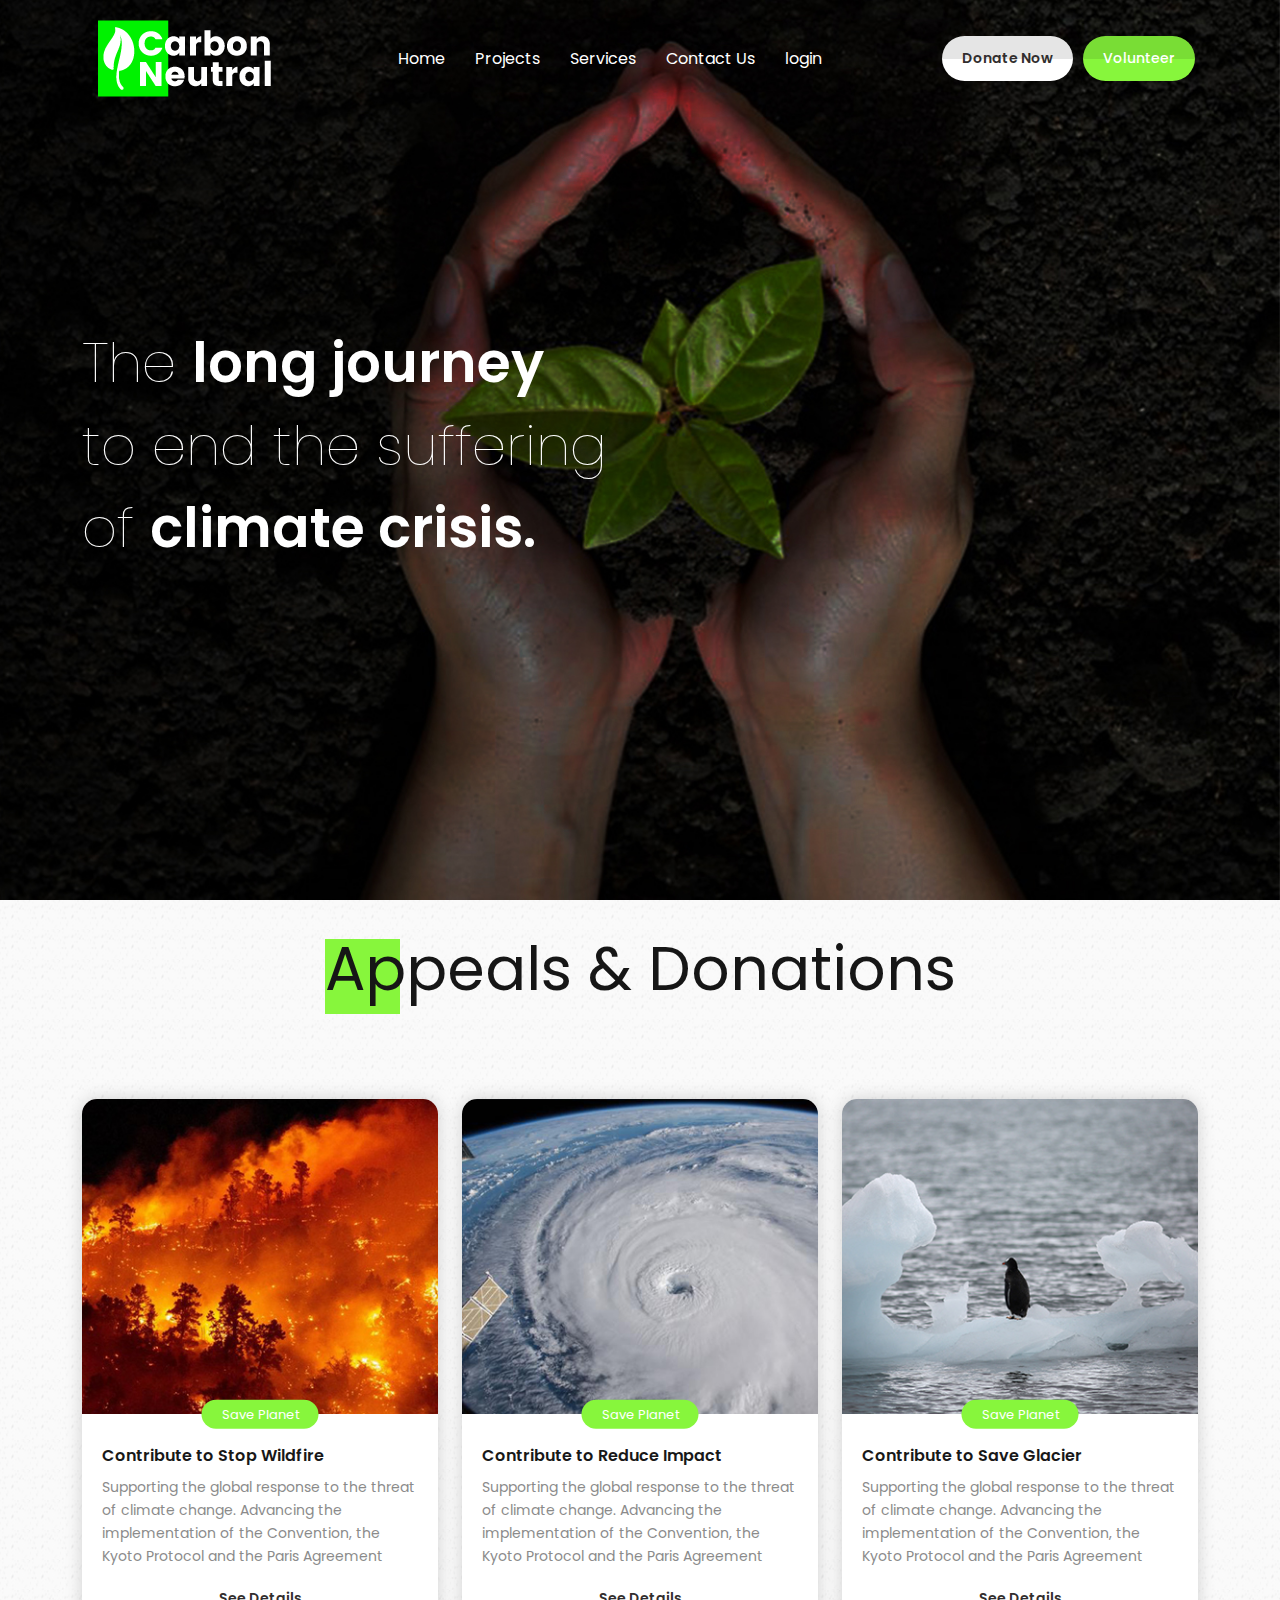
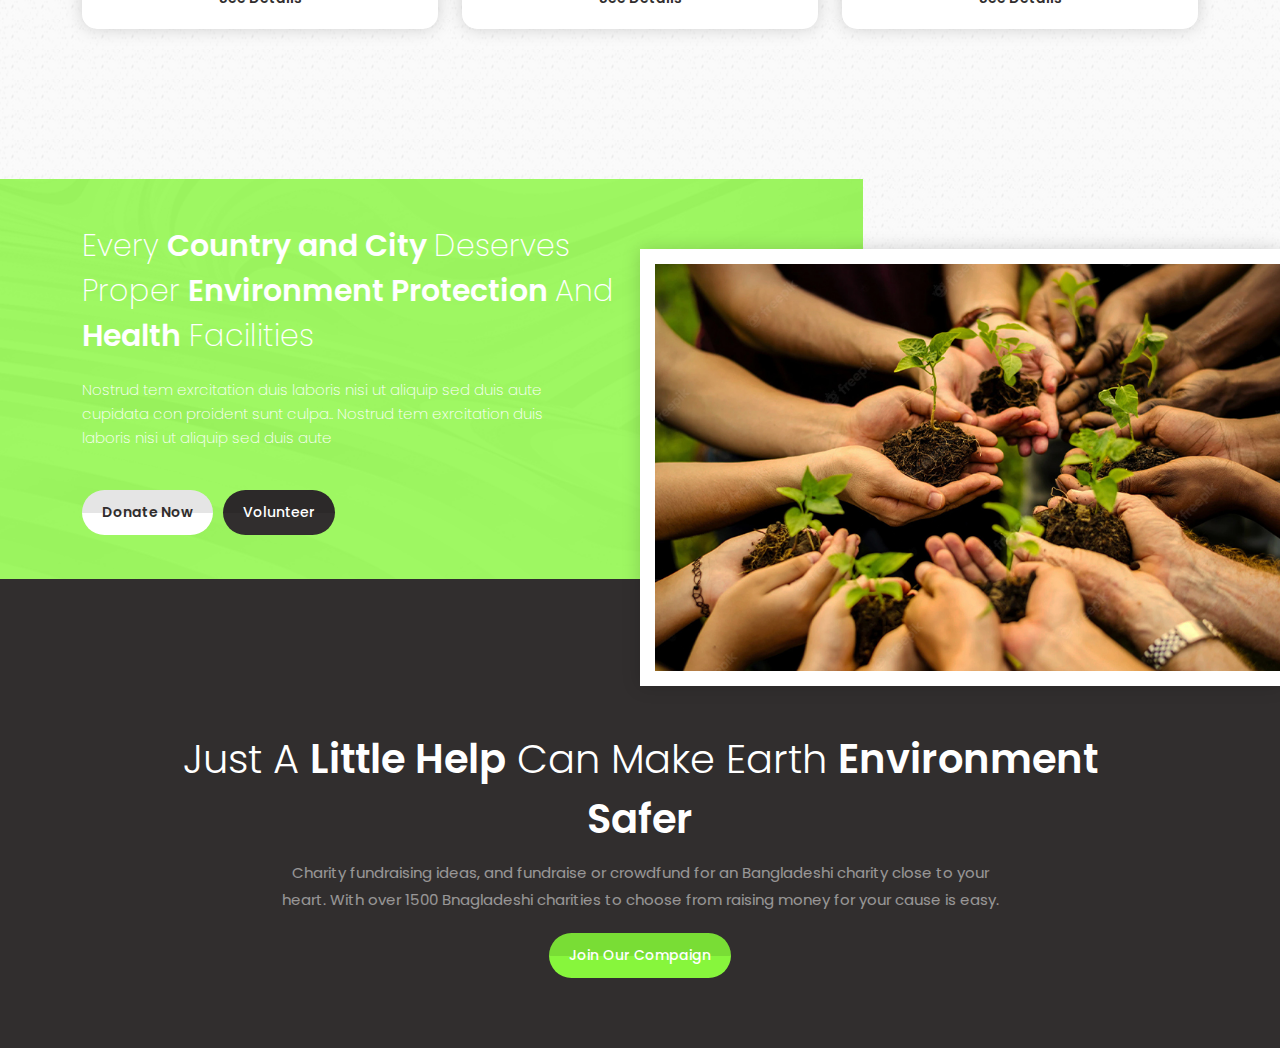
<file: 193-45-484/index.html>
<!DOCTYPE html>
<html lang="en">
<head>
    <meta charset="UTF-8">
    <meta http-equiv="X-UA-Compatible" content="IE=edge">
    <meta name="viewport" content="width=device-width, initial-scale=1.0">
    <title>CARBON NEUTRAL</title>
    <link rel="stylesheet" href="style/bootstrap.min.css">
    <link rel="stylesheet" href="style/fancyBox.min.css">
    <link rel="stylesheet" href="style/style.css">
</head>
<body>

 <header class="transparent">
            <div class="header_wrap container">
                <div class="logo">
                    <a href="index.html" title="CARBON NEUTRAL">
                        <img src="assets/images/logo.png" alt="Carbon Neutral">
                    </a>
                </div>

                <nav class="justify-content-center">
                    <ul>
                        <li><a href="index.html"> Home </a> </li>
                        <li><a href="project.html"> Projects </a> </li>
                        <li><a href="services.html"> Services </a></li>
                        <li><a href="contact.html"> Contact Us </a></li>
                        <li><a href="login.html"> login </a></li>
                    </ul>
                </nav>

                <div class="butttons_group">
                    <a class="theme-btn white"  href="https://www.bkash.com/" title="">Donate Now</a>
                    <a class="theme-btn" href="volunteer.html" title="">Volunteer</a>
                </div>
            </div>
        </header><!-- Header -->


    <section>
        <div class="block p-0"> 
            <div class="container-fluid p-0">
                <div class="dark_slider" >
                    <img src="assets/images/featured/1.jpg" alt="" >
        
                    <div class="darkSliderTextWrap">
                        <div class="container">
                            <div class="darkSlider_text anm" data-speed-y="3" data-speed-x="3" data-speed-scale="1.2" data-speed-opacity="0.4">
                                <h3>The <strong>long journey</strong> <br>  to end the suffering <br>  of <strong> climate crisis.</strong></h3>
                            </div>
                        </div>
                    </div>
                </div><!-- Dark Slider -->
            </div>
        </div>
    </section>

    <section>
        
    </section>
    
    <section>
        <div class="block pt-0 pattern1">
            <div class="container">
                <br>
                <br>
                <br>
                <div class="double_title">
                    
                    <h2>Appeals & Donations</h2>
                </div>
                
                <div class="row row-gap-30 ev_slider">

                    <div class="col-lg-4 col-md-12">
                        <div class="save_cause">
                            <div class="save_cause_img">
                                <img src="assets/images/calamatis/4.jpg" alt=" Contribute for saving climate ">
                                <a class="cause_cat" href="project.html" title="">Save Planet</a>
                            </div>
                            <div class="save_cause_details">
                                <h3> <a href="project.html" title=""> Contribute to Stop Wildfire </a></h3>
                                <p>Supporting the global response to the threat of climate change. Advancing the implementation of the Convention, the Kyoto Protocol and the Paris Agreement</p>
                        
                                <a class="seeMore" href="services.html" title="">See Details</a>
                                
                            </div>
                        </div><!-- Save planet  -->
                    </div>

                    <div class="col-lg-4 col-md-12">
                        <div class="save_cause">
                            <div class="save_cause_img">
                                <img src="assets/images/calamatis/3.jpg" alt="Contribute for saving climate">
                                <a class="cause_cat" href="project.html" title="">Save Planet</a>
                            </div>
                            <div class="save_cause_details">
                                <h3> <a href="project.html" title=""> Contribute to Reduce Impact </a></h3>
                                <p>Supporting the global response to the threat of climate change. Advancing the implementation of the Convention, the Kyoto Protocol and the Paris Agreement</p>
                              

                                <a class="seeMore" href="services.html" title="">See Details</a>
                            </div>
                        </div><!-- Save planet -->
                    </div>

                    <div class="col-lg-4 col-md-12">
                        <div class="save_cause">
                            <div class="save_cause_img">
                                <img src="assets/images/calamatis/1.jpg" alt="Contribute for saving climate">
                                <a class="cause_cat" href="project.html" title="">Save Planet</a>
                            </div>
                            <div class="save_cause_details">
                                <h3> <a href="project.html" title=""> Contribute to Save Glacier </a></h3>
                                <p>Supporting the global response to the threat of climate change. Advancing the implementation of the Convention, the Kyoto Protocol and the Paris Agreement</p>
                            

                                <a class="seeMore" href="services.html" title="">See Details</a>
                            </div>
                        </div><!-- Save planet -->
                    </div>


                </div>
              
            </div>
        </div>
    </section>
    
    
    <section>
        <div class="block pt-0 pb-0 pattern1 ">
            <div class="container">
                <div class="save_appeal ">
                    <div class="save_appeal_text  ">
                        <h3>Every <strong>Country and City </strong> Deserves Proper <strong>Environment Protection </strong> And <strong>Health</strong> Facilities</h3>
                        <p>Nostrud tem exrcitation duis laboris nisi ut aliquip sed duis aute cupidata con proident sunt culpa.. Nostrud tem exrcitation duis laboris nisi ut aliquip sed duis aute  </p>
                        <div class="butttons_group">
                            <a class="theme-btn white"  data-bs-toggle="modal" data-bs-target="#donationModal" href="#" title="">Donate Now</a>
                            <a class="theme-btn dark" href="volunteer.html" title="">Volunteer</a>
                        </div>
                    </div>
                    <div class="save_appeal_img  ">
                        <img class="" src="assets/images/treeplantaton/tree1.jpg" alt="">
                    </div>
                </div>
            </div>
        </div>
    </section>

    <section>
        <div class="block save_dark bottomPadding_low">
            <div class="container">
                <div class="row">
                    <div class="col-lg-10 offset-1">
                        <div class="join_compaign">
                            <h2 class="text-white">Just A <strong>Little Help</strong> Can Make Earth <strong>Environment Safer</strong></h2>
                            <p>Charity fundraising ideas, and fundraise or crowdfund for an Bangladeshi  charity close to your heart. With over 1500 Bnagladeshi charities to choose from raising money for your cause is easy.</p>

                            <a class="theme-btn  " href="volunteer.html" title="" >Join Our Compaign</a>
                        </div>
                    </div>
                </div>
            </div>
        </div>
    </section>
 
</body>
</html>
</file>
<file: 193-45-484/style/style.css>
@import url('https://fonts.googleapis.com/css?family=Poppins:100,100i,200,200i,300,300i,400,400i,500,500i,600,600i,700,700i,800,800i,900,900i|Roboto:100,100i,300,300i,400,400i,500,500i,700,700i,900,900i');
:root{
    --theme-color:#87F63C;
    --theme-dark: #312e2e;
    --theme-font-size: 13px;
    --theme-font-color: #8b8b8b;
    --theme-title-size: 20px;
    --theme-title-color: #181818;
    --theme-transition: all 0.2s linear;
}


body{
    font-family: 'Poppins';
    font-size: var(--theme-font-size);
    color: var(--theme-font-color);
}




strong {font-weight: 600;}
button{border:0}
h1,h2,h3,h4,h5,h6{
    color: var(--theme-title-color);
    line-height:1.5;
}

a{
    color:var(--theme-color);
    text-decoration: none;
}

a:hover,
a:focus{
    text-decoration:none;
    outline:none;
}

input:hover,input:focus {outline:none}
a:hover {color:var(--theme-color)}


h1 > a,h2 > a, h3 > a, h4 > a, h5 > a, h6 > a {color: var(--theme-title-color)}
p {line-height: 180%; font-size: 14px}
ol, ul {line-height: 200%}


/*=============== Transparent Header ===================*/

 header.transparent {position: absolute;left: 0;top: 0;width: 100%; color: #FFF;z-index:3;}
.header_wrap.container {display: flex;align-items: center;}
.header_wrap {display: flex;padding: 20px 15px 0;align-items: center;}


nav {flex: auto;display: flex;justify-content: center; padding:0 30px}
nav > ul {list-style: none;display: flex;column-gap: 50px; margin:0}
nav ul{list-style: none; margin: 0; padding: 0;}
nav > ul > li{position: relative;}
nav > ul > li > a {text-decoration: none;font-size: 16px;color: #333;padding: 20px 0;display: flex;}
header.transparent nav > ul > li > a{color: #FFF;}
header.transparent nav > ul > li > a:hover{color: rgb(0, 255, 98);}

/*=============== Amar onno page gular Header style  ===================*/
.detailed_header{display: flex;background: #FFF;box-shadow: 0 0 13px rgba(0,0,0,0.2);align-items: center}
.detailed_header .logo {background: var(--theme-dark);min-height: 140px;display: flex;align-items: center;min-width: 280px;justify-content: center}
.header_right{display: flex;flex-direction: column;flex: auto;min-height: 140px}
.header_topBar {display: flex; background: #f8f8f8;align-items: center;border-bottom: 1px solid #dbdbdb;padding: 5px  2%;line-height: 1.3}


/* ,,,,,,,,,BUTTONS ,,,,,,,,, */

.butttons_group {display: flex;column-gap:10px;row-gap: 10px; align-items: center;}
.theme-btn {
    border: 0;background: var(--theme-color);color: #FFF;font-size: 15px;font-weight: 
    500;min-height: 49px;display:inline-flex;align-items: center;min-width: 150px;justify-content: 
    center;column-gap: 10px;border-radius: 50px;position: relative;z-index: 1;
    padding: 5px 30px;overflow: hidden; 
}

.theme-btn:before{content: "";position: absolute;left: 0;top: 0;width: 100%;height: 50%;z-index: -1;background: #000;opacity: 0.1;transition: var(--theme-transition);}
.theme-btn:hover {color: #FFF;}
.theme-btn:hover:before {top: 50%;}
.theme-btn.white{background-color: #FFF;color: #312e2e;font-weight: 600;}
.theme-btn.dark{background-color: #312e2e;}
.theme-btn.dark2{background-color: #5a5858;}
.theme-btn.small {min-height: 40px;font-size: 13px;min-width: 100px;}
.theme-btn.smallest{min-height: 35px;font-size: 11px;min-width: 100px;padding: 0 15px}
.theme-btn.round{border-radius: 150px; min-width: 0; min-height: 0; width: 50px; height: 50px; padding:0}

/*=============== header picture ===================*/

.dark_slider{
    width: 100%;
    position: relative;
    height: 100vh;
    overflow: hidden;
    background-color: #161616;
  
  
}
.dark_slider img {
    height: 100%;
    float: right;
}
.darkSliderTextWrap {position: absolute;left: 0;width: 100%;height: 100%;display: flex;align-items: center;justify-content: center;top: 0;color: #FFF;}
.darkSlider_text h3 {font-size: 75px;font-weight: 100;color: #FFF;}

/*=============== Save Planet Double Title ===================*/
.double_title {
    text-align: center;
    position: relative;
    display: flex;
    justify-content: center;
    margin-bottom: 100px;
}
.double_title h2 {font-size: 70px;font-weight: 400;color: #161616;margin: 0;line-height: 1;position: relative;z-index: 1;margin-top: -20px;}
.double_title h2:before {content: "";position: absolute;left: 0;top: 0;width: 75px;height: 75px;background: var(--theme-color);z-index: -1;}
.double_title > i {font-size: 125px;position: absolute;font-style: normal;line-height: 0.9;color: #f5f5f5;font-weight: 800;left: 0;width: 100%;top: -60px;z-index: -1; transition: var(--theme-transition);}
section:hover .double_title i {top: -80px;}


/*=============== Cards  evec to save ===================*/

.save_cause {display: flex;flex-direction: column;background: #FFF;border-radius: 15px;box-shadow: 0 0 17px rgb(0 0 0 / 17%);overflow: hidden;}
.save_cause_img {display: flex;position: relative;flex-direction: column;border-radius: 15px 15px 0 0;}
.save_cause_img img {width: 100%;}
a.cause_cat {position: absolute;left: 50%;bottom: 0;transform: translate(-50%, 50%);background: var(--theme-color);color: #FFF;border-radius: 20px;padding: 5px 20px;transition: all 0.1s linear;}
a.cause_cat:hover {padding: 3px 30px;}
.save_cause_details {padding: 35px 35px 25px}
.save_cause_details h3 {font-size: 20px;font-weight: 600;}
.save_cause_details p {line-height: 23px;}
a.seeMore {margin: 20px auto 0;display: table;font-size: 14px;color: #312e2e;font-weight: 600;transition: var(--theme-transition);}
a.seeMore:hover {color: var(--theme-color);letter-spacing: 1.2px}

.pattern1 {background: url(../assets/images/pattern1.jpg);}

/*=============== Appeal ===================*/
.save_appeal {display: flex;flex: auto;}
.save_appeal_img {z-index: 1;position: absolute;right: 0;top: 150px;border-left: 15px solid #FFF;border-top: 15px solid #FFF;border-bottom: 15px solid #FFF;box-shadow: 0 0 17px rgb(0 0 0 / 17%);}
.save_appeal_text {min-height: 670px;display: flex;justify-content: center;flex-direction: column;width: 890px;position: relative;padding-right: 25%;z-index: 1;color: #FFF;}
.save_appeal_text:before,.save_appeal_text:after {content: "";position: absolute;right: 0;top: 0;width: 200%;height: 100%;background: var(--theme-color);z-index: -1;opacity: 0.8;}
.save_appeal_text:after {background: url(../assets/images/treeplantaton/design1.jpg);opacity: 1;z-index: -2;background-size: cover;background-repeat: no-repeat;background-position: center;}
.save_appeal_text h3 {font-size: 50px;color: #FFF;font-weight: 200;margin-bottom: 20px;}
.save_appeal_text p {font-size: 15px;font-weight: 200;padding-right: 60px;line-height: 1.6;margin-bottom: 40px;}



.block {padding: 150px 0; position: relative;}
.topPadding_low {padding-top:70px}
.bottomPadding_low {padding-bottom:70px}
.block.overlap {padding-top: 0;margin-top: -100px;}

/*=============== Join Our Compaign ===================*/
.join_compaign { text-align: center;display: flex;flex-direction: column;align-items: center;}
.join_compaign h2{font-size: 40px; font-weight: 300; margin-bottom: 10px;}
.join_compaign p{font-size: 15px; opacity: 0.5; line-height: 27px; margin-bottom: 20px; color: #FFF; padding: 0 10%;}

.save_dark{background-color: #312e2e!important;}
.save_dark :where(h1,h2,h3,h4,h5,h6,p) {
    color: #FFF;
}
.save_gray{background-color: #f4f4f4!important;}




/*=============== Volunteer ===================*/
.pattern3 {background: url(../assets/images/treeplantaton/design2.png); background-position: left top;background-repeat: no-repeat;background-size: auto 100%;}
.VolunteerTop{min-height: 270px;display: flex;background-size: 100%;background-position: center bottom ;  background-color: var(--theme-title-color);}
.VolunteerTopWrap{display:flex;align-items:center;height:100%}
.breadCrumbs{margin-left:auto}
.breadCrumbs ul{list-style:none;padding:0;margin:0;display:flex;font-size:15px;column-gap:20px;font-weight:600}
.breadCrumbs ul li{color:var(--theme-color)}
.breadCrumbs ul li a{font-weight:300;position:relative}
.breadCrumbs ul li a:after{content:" > ";position:absolute;right:-13px;top:0}
header.transparent~.VolunteerTop{padding-top:90px;min-height:370px}

/*=============== Become Volunteer ===================*/
.become-volunteer{border-radius:2px;float:left;padding:90px 70px;position:relative;width:100%;z-index:1}
.become-volunteer:before{background:rgba(242,242,241,.95);content:"";height:100%;left:0;position:absolute;top:0;width:100%;z-index:-1}
.volunteer-thumb{width:100%}
.volunteer-thumb>img{width:100%}
.become-volunteer .title,.become-volunteer p{text-align:left}
.become-volunteer .title{margin:0 0 30px}
 

/*=============== Login  Box ===================*/
.fullbg{ background-image:url(/assets/images/road.jpeg); background-repeat: no-repeat; background-size: cover; background-position: center;}

.login-box{ 
            border-radius: 20px; width: 90%; max-width: 450px; position: absolute; 
            top:50% ;left: 50% ; transform: translate(-50%,-50%) ; background-color: rgba(255,255,255,0.13); 
            backdrop-filter: blur(5px);text-align: center;padding: 50px 50px 70px; }
.textbox { width: 100%; overflow: hidden; margin: 50px 0; padding: 50px 0; display: block; border-radius: 10px; }

input{ width: 100%; padding: 15px; margin-top: 20px ; border-radius: 10px ;}


 /* ................Project page ...........*/

 .our_engineer {margin: 0 auto;display: table;display: flex;flex-direction: column;align-items: center;position: relative;z-index: 1;overflow: hidden; color: #FFF;}
img{ height: inherit;}
.engineer_img { height: 200px; width: 200px; border-radius: 50%;overflow: hidden;border: 5px solid #FFF;box-shadow: 0 0 10px rgb(0 0 0 / 40%);margin-top: 0;position: absolute;left: 50%;top: 10px;transform: translateX(-50%);z-index: 10;}
.engineer_info {text-align: center;margin-top: 90px;width: 340px;height: 340px;background:var(--theme-dark);z-index: 1;border-radius: 50%;position: relative;overflow: hidden;display: flex;align-items: center;justify-content: center;flex-direction: column;padding: 170px 30px 0;}
.engineer_info:before {content: "";position: absolute;left: 50%;bottom: -60px;width: 215px;height: 215px;background: var(--theme-color);transform: translateX(-50%);border-radius: 50%;z-index: -1;   transition: var(--theme-transition);}
.engineer_info i {font-style: normal;margin-bottom: 5px;font-weight: 300;}
.engineer_info h3 {font-weight: 600;color: #FFF;font-size: 25px;}
.engineer_info span {font-size: 16px;font-weight: 500;}
.our_engineer:hover .engineer_info:before{width: 240px; height: 240px;bottom: -40px;}

.light_overlay:before {content: "";position: absolute;left: 0;top: 0;width: 100%;height: 100%;background:#f5f5f5;opacity: 0.9;z-index: 0;}
.light_overlay > * {z-index: 1;position: relative;}
.save_title :where(h1,h2) {
    color: rgb(7, 0, 0);
}
.save_title {display: flex;flex-direction: column;align-items: center; margin-bottom: 70px;}
.save_title span {font-size: 14px;color: rgb(255, 255, 255);background: var(--theme-color);padding: 2px 30px;border-radius: 30px;position: relative;z-index: 1;overflow: hidden;margin-bottom: 5px;}
.save_title span:before {content: "";position: absolute;left: 0;bottom: 0;width: 100%;height: 50%;background: black;opacity: 0.1;z-index: -1;}
.save_title h2 {font-size: 45px;font-weight: 200;margin: 0;}



.subscribe_us {display: flex;flex-direction: column;text-align: center;}
.subscribe_us span {font-size: 18px;color: #717171;margin-bottom: 10px;}
.subscribe_us h3 {font-size: 27px;}
.subscribe_us h3 i {color: var(--theme-color);font-style: normal;}
.subscribe_us h2 {font-size: 40px;margin-bottom: 30px;}
form.subscribeForm {display: flex;margin: 0 auto;background: var(--theme-dark);padding: 15px;border-radius: 5px;column-gap: 10px;width: 100%;}
form.subscribeForm input {background: #5a5858;height: 51px;border: 0;border-radius: 5px;padding: 10px 20px;color: #FFF;flex: auto;}
input::placeholder {opacity: 0.8;color: #FFF;}
form.subscribeForm button {margin: -15px -15px -15px 10px;border-radius: 0 5px 5px 0;background: var(--theme-color);padding: 0 20px;min-width: 190px;color: #FFF;font-size: 18px;font-weight: 500;}
.contact-form .btn{float:right}


/*+++++++++++ Media Querry +++++++++*/

@media (max-width:1600px) {
    .save_appeal_text{width:70%;padding-right:20%;min-height:550px}    
    .save_appeal_text h3{font-size:40px}
    .save_appeal_img img{width:100%}
    .save_appeal_img{max-width:50%;top:70px}
    }


    @media (max-width:1280px){
        nav > ul {column-gap: 20px;}
        .logo img {width: 100%}
        .darkSlider_text h3{font-size:55px}
        nav ul{column-gap:30px}
        .save-service-overlay{padding:0 30px}
        .double_title h2{font-size:60px}
        .double_title>i{font-size:100px}
        .save-service-overlay h3{margin-top:20px;font-size:18px}
        .save-service-overlay p{font-size:12px;line-height:1.6}
        .save_cause_details{padding:30px 20px 20px}
        .save_cause_details .save_progress{margin:40px -20px 0}
        .save_cause_details h3{font-size:16px}
        .save_appeal_text h3{font-size:30px}
        .save_appeal_text{min-height:400px}
        .engineer_info{width:290px;height:290px}
        .engineer_info h3{font-size:20px}
        .engineer_info span{font-size:14px}
        .theme-btn{min-width:100px;font-size:14px;min-height:45px;padding:5px 20px}
        .us_help h3{font-size:35px}
        .simple_service{padding:0}
        .us_event{column-gap:20px;align-items:flex-start}
        .event_thumb{width:270px}
        .event_thumb img{width:100%}
        .event_date{right:-20px;top:10px;padding:2px 10px}
        .event_date i{font-size:12px}
        span.address{margin:0 0 10px}
        .event_text h3{font-weight:500}
        .event_text p{line-height:1.6}
        .featured_event{min-height:520px;background:#5e5e5e}
        .featured_event_text{position:relative;left:0}
        .save_review_quote{font-size:12px}
        .engineer_img img{width:80px}
        }
        
        @media (max-width:990px){
        header{display:none}
        .responsive_menu{display:flex}
        .darkSlider_text h3{font-size:40px}
        .save_service{max-height:230px;margin-bottom:20px}
        .save_service>img{width:auto;max-height:230px}
        .block{padding:120px 0}
        .save_appeal{flex-direction:column}
        .save_appeal_text{min-height:auto;width:100%;padding:30px}
        .save_appeal_text:after,.save_appeal_text:before{left:0;width:100%}
        .save_appeal_img{position:relative;top:0;width:100%;height:auto;max-width:none;border:10px solid #FFF}
        .join_compaign h2{font-size:32px}
        .join_compaign p{font-size:13px}
        .offset-1{margin:0}
        .subscribe_us h3{font-size:22px}
        .subscribe_us h2{font-size:35px}
        .usGallery{column-gap:10px;row-gap:10px}
        .double_title h2{font-size:40px}
        .double_title>i{font-size:70px}
        .double_title h2:before{width:40px;height:40px}
        .slick-next{right:0!important}
        .slick-prev{left:0!important}
        form.subscribeForm{flex-direction:column}
        form.subscribeForm input{border-radius:0}
        form.subscribeForm button{margin:0;min-height:60px;border-radius:0 0 5px 5px}
        form.subscribeForm>:first-child{border-radius:5px 5px 0 0}
        
        .coloredText{font-size: 14px}
        .simpleSlide_Text h2{font-size: 35px}
        .container-fluid.pe-5.ps-5{padding: 0 15px!important}
        .simpleSlide_Text h3 {font-size: 30px}
    
        .appealSection{flex-direction:column}
        .appeal_Text{padding:30px}
        .usFormBox.overlap{margin:0;padding:70px 20px}
        .theme-btn ion-icon.compact{margin-left:-13px}
        .us_testimonials{flex-direction:column;}
       
        .overlapUp{margin:0}
        .testimonial_img{min-width:200px;height:200px;width:200px}
        .testimonial_img img{width:100%}
        .us_testimonials blockquote{font-size:13px}
        .usPageTopWrap{flex-direction:column;justify-content:center;align-items:baseline}
        .breadCrumbs{margin-left:0;margin-top:10px}
        .usPageTop{min-height:170px}
        .simpleSlide_Text h2{font-size:25px}
        span.coloredText{font-size:12px}
        .breadCrumbs ul{font-size:13px}
        .comment>img{width:60px}
        .comment-inner{padding-left:10px}
        .comment-inner>p{font-size:12px}
        .basic_info_wrap{flex-direction:column;align-items:start}
        .become-volunteer{padding: 30px}
        }
        
        
        @media (max-width:600px){
        .subscribe_us h3{font-size:20px}
        .subscribe_us h2{font-size:28px}
        .join_compaign h2{font-size:25px}
        .save_service>img{width:100%;max-height:initial}
        .save_service{max-height:initial}
        .darkSlider_text h3{font-size:25px}
        .sponsors{column-gap:10px;flex-wrap:wrap}
        .sponsor_logo{flex:calc(50% - 5px)}
        .us_about h3{font-size:22px}
        .us_gallery{grid-template-columns:auto}
        .vertical-layout{grid-row:unset}
        .horizontal-layout{grid-column-end:unset}
        .us_event{padding-right:0}
        }
        
        
        
        @media (max-width:480px){
        p{clear: both}
        .alignright, .alignleft{width: 100%;}
        }
</file>
